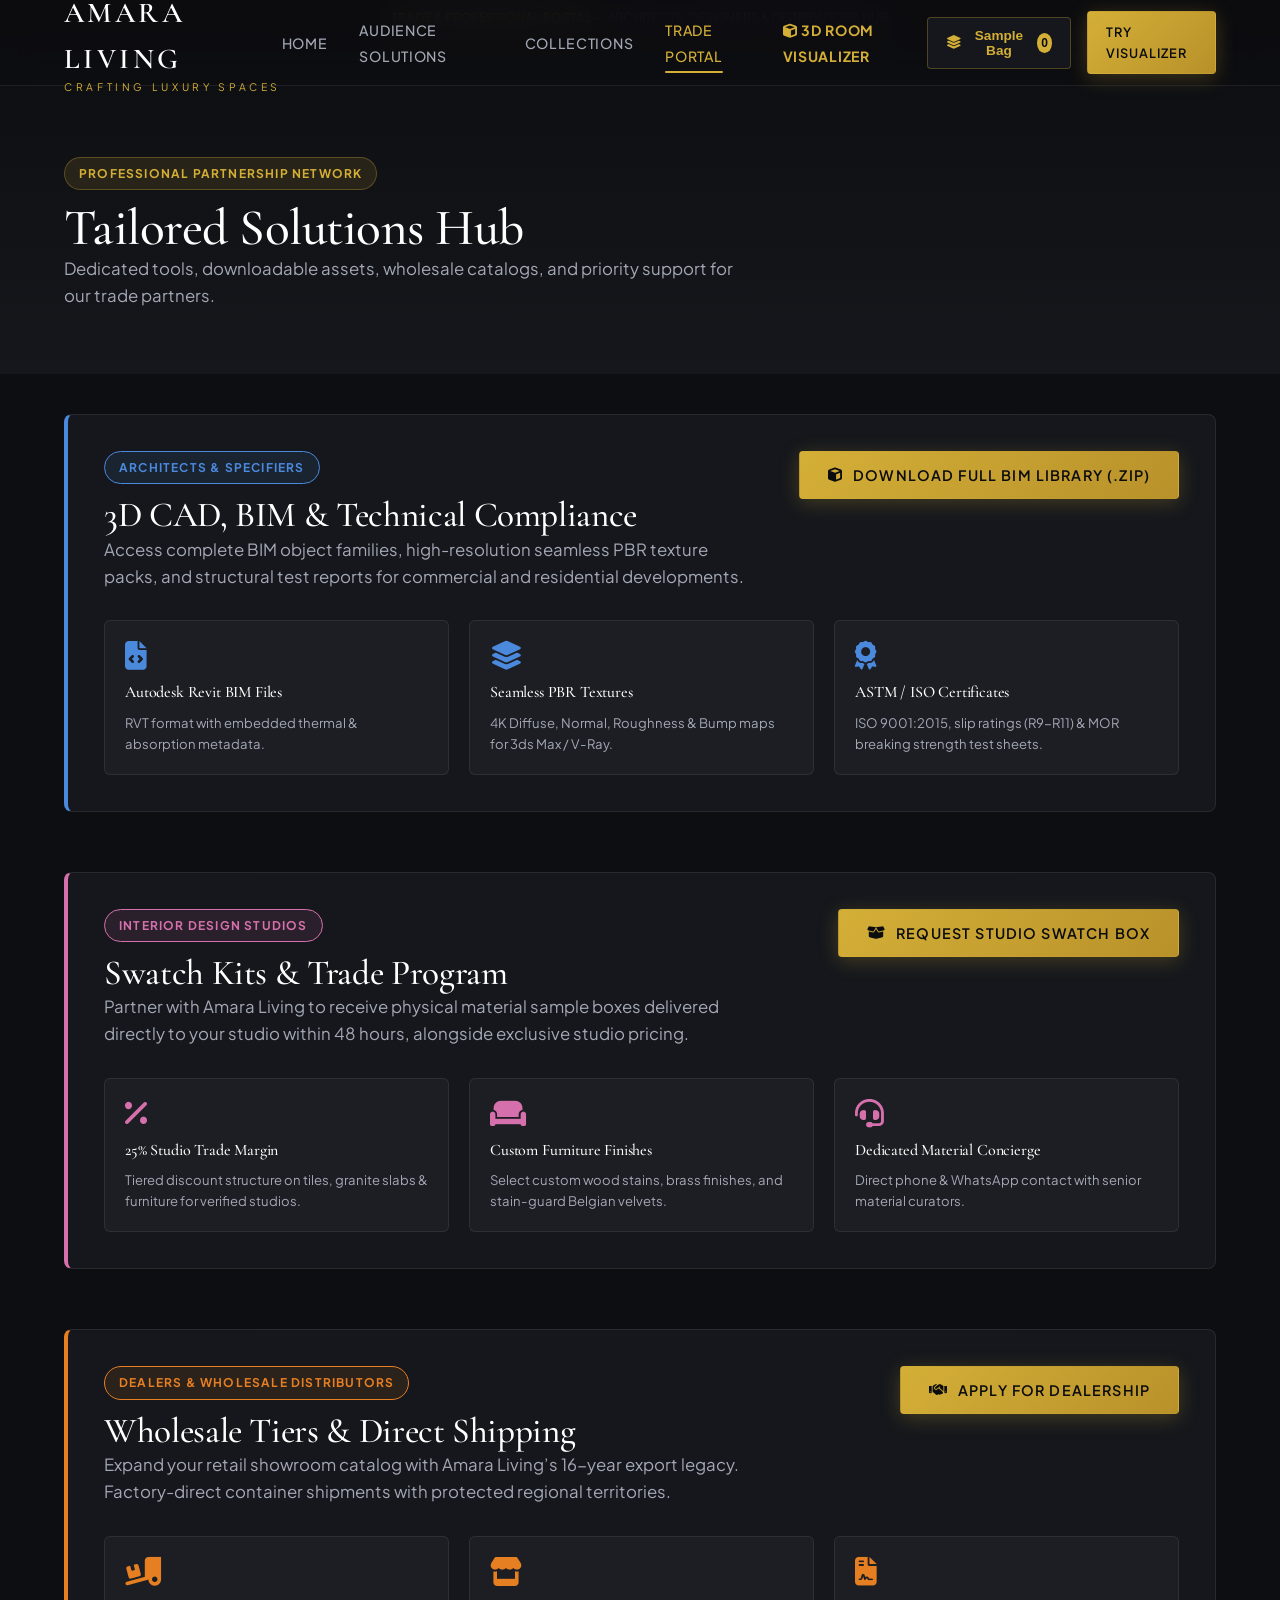
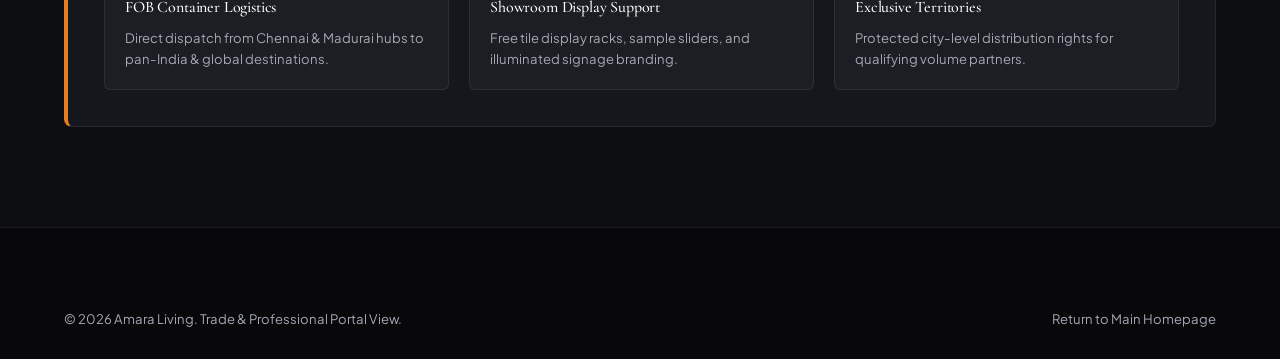
<file: trade-portal.html>
<!DOCTYPE html>
<html lang="en">
<head>
  <meta charset="UTF-8">
  <meta name="viewport" content="width=device-width, initial-scale=1.0">
  <title>B2B Trade & Professional Solutions Portal — Amara Living</title>
  <meta name="description" content="Dedicated trade hub for architects, interior designers, and distributors. Access wholesale catalogs, BIM CAD files, and request sample kits.">
  
  <link rel="stylesheet" href="https://cdnjs.cloudflare.com/ajax/libs/font-awesome/6.4.0/css/all.min.css">
  <link rel="stylesheet" href="styles.css">
</head>
<body>

  <!-- Announcement Strip -->
  <div style="background: #08080a; border-bottom: 1px solid var(--glass-border); padding: 8px 0; font-size: 0.78rem; text-align: center; color: var(--text-dark-secondary);">
    <span style="color: var(--accent-gold); font-weight: 700;">TRADE & PROFESSIONAL PORTAL</span> — ARCHITECTS, DESIGNERS & DISTRIBUTORS HUB
  </div>

  <!-- Site Header -->
  <header class="site-header">
    <div class="container nav-container">
      <a href="index.html" class="brand-logo">
        <span class="logo-main">AMARA LIVING</span>
        <span class="logo-sub">CRAFTING LUXURY SPACES</span>
      </a>

      <nav>
        <ul class="nav-links">
          <li><a href="index.html">Home</a></li>
          <li><a href="index.html#audience-matrix">Audience Solutions</a></li>
          <li><a href="catalog.html">Collections</a></li>
          <li><a href="trade-portal.html" class="active">Trade Portal</a></li>
          <li><a href="visualizer.html" style="color: var(--accent-gold); font-weight: 700;"><i class="fa-solid fa-cube"></i> 3D Room Visualizer</a></li>
        </ul>
      </nav>

      <div class="nav-actions">
        <button class="sample-bag-btn" onclick="openModal('sample-bag-modal')">
          <i class="fa-solid fa-layer-group"></i> <span>Sample Bag</span>
          <span class="sample-count">0</span>
        </button>
        <a href="visualizer.html" class="btn btn-gold" style="padding: 10px 18px; font-size: 0.8rem;">
          Try Visualizer
        </a>
        <button class="mobile-menu-btn" aria-label="Toggle navigation menu">
          <i class="fa-solid fa-bars"></i>
        </button>
      </div>
    </div>
  </header>

  <!-- Mobile Navigation Drawer -->
  <div class="mobile-nav-drawer" id="mobile-nav-drawer">
    <div class="mobile-nav-header">
      <a href="index.html" class="brand-logo">
        <span class="logo-main">AMARA LIVING</span>
        <span class="logo-sub">CRAFTING LUXURY SPACES</span>
      </a>
      <button class="modal-close" style="position: static;" onclick="closeMobileMenu()">&times;</button>
    </div>
    <ul class="mobile-nav-links">
      <li><a href="index.html"><i class="fa-solid fa-house"></i> Home</a></li>
      <li><a href="index.html#audience-matrix"><i class="fa-solid fa-users"></i> Audience Solutions</a></li>
      <li><a href="catalog.html"><i class="fa-solid fa-table-cells"></i> Collections & Specs</a></li>
      <li><a href="trade-portal.html" class="active"><i class="fa-solid fa-briefcase"></i> Trade Portal (B2B)</a></li>
      <li><a href="visualizer.html" style="color: var(--accent-gold);"><i class="fa-solid fa-cube"></i> 3D Room Visualizer</a></li>
      <li><a href="index.html#showrooms"><i class="fa-solid fa-location-dot"></i> Experience Centers</a></li>
    </ul>
    <div class="mobile-nav-actions">
      <a href="visualizer.html" class="btn btn-gold" style="width: 100%;">
        <i class="fa-solid fa-vr-cardboard"></i> Launch 3D Visualizer
      </a>
      <button class="btn btn-dark" style="width: 100%;" onclick="openModal('sample-bag-modal'); closeMobileMenu();">
        <i class="fa-solid fa-layer-group"></i> View Sample Bag (<span class="sample-count">0</span>)
      </button>
    </div>
  </div>

  <!-- HERO BANNER -->
  <section class="section-padding" style="background: linear-gradient(180deg, #0d0e11 0%, #15171c 100%); padding-top: 120px; padding-bottom: 40px;">
    <div class="container">
      <div class="section-header" style="text-align: left; margin: 0;">
        <span class="badge">PROFESSIONAL PARTNERSHIP NETWORK</span>
        <h1 style="font-size: clamp(2.2rem, 5vw, 3.2rem); color: #fff; margin-top: 10px;">Tailored Solutions Hub</h1>
        <p style="max-width: 680px; margin-bottom: 24px;">Dedicated tools, downloadable assets, wholesale catalogs, and priority support for our trade partners.</p>
      </div>
    </div>
  </section>

  <!-- MAIN TRADE PORTAL TABS & CONTENT -->
  <section class="section-padding" style="background: var(--bg-dark); padding-top: 40px;">
    <div class="container">
      
      <!-- 4 STAKEHOLDER SECTIONS -->
      <div style="display: flex; flex-direction: column; gap: 60px;">
        
        <!-- SECTION 1: ARCHITECTS -->
        <div class="persona-card" id="architect-section" style="border-left: 4px solid var(--persona-architect);">
          <div style="display: flex; justify-content: space-between; align-items: flex-start; flex-wrap: wrap; gap: 20px;">
            <div>
              <span class="badge" style="color: var(--persona-architect); border-color: var(--persona-architect); background: rgba(74, 137, 220, 0.1);">
                ARCHITECTS & SPECIFIERS
              </span>
              <h2 style="font-size: 2.2rem; color: #fff; margin-top: 10px;">3D CAD, BIM & Technical Compliance</h2>
              <p style="max-width: 650px;">Access complete BIM object families, high-resolution seamless PBR texture packs, and structural test reports for commercial and residential developments.</p>
            </div>
            <button class="btn btn-gold" onclick="alert('Downloading Full Architectural BIM Package (DWG, RVT, PAT)...')">
              <i class="fa-solid fa-cube"></i> Download Full BIM Library (.ZIP)
            </button>
          </div>

          <div class="trade-subgrid">
            <div style="background: rgba(255,255,255,0.03); padding: 20px; border-radius: 6px; border: 1px solid var(--glass-border);">
              <i class="fa-solid fa-file-code" style="font-size: 1.8rem; color: var(--persona-architect); margin-bottom: 10px;"></i>
              <h4 style="color: #fff; margin-bottom: 6px;">Autodesk Revit BIM Files</h4>
              <p style="font-size: 0.82rem;">RVT format with embedded thermal & absorption metadata.</p>
            </div>
            <div style="background: rgba(255,255,255,0.03); padding: 20px; border-radius: 6px; border: 1px solid var(--glass-border);">
              <i class="fa-solid fa-layer-group" style="font-size: 1.8rem; color: var(--persona-architect); margin-bottom: 10px;"></i>
              <h4 style="color: #fff; margin-bottom: 6px;">Seamless PBR Textures</h4>
              <p style="font-size: 0.82rem;">4K Diffuse, Normal, Roughness & Bump maps for 3ds Max / V-Ray.</p>
            </div>
            <div style="background: rgba(255,255,255,0.03); padding: 20px; border-radius: 6px; border: 1px solid var(--glass-border);">
              <i class="fa-solid fa-award" style="font-size: 1.8rem; color: var(--persona-architect); margin-bottom: 10px;"></i>
              <h4 style="color: #fff; margin-bottom: 6px;">ASTM / ISO Certificates</h4>
              <p style="font-size: 0.82rem;">ISO 9001:2015, slip ratings (R9-R11) & MOR breaking strength test sheets.</p>
            </div>
          </div>
        </div>

        <!-- SECTION 2: INTERIOR DESIGNERS -->
        <div class="persona-card" id="designer-section" style="border-left: 4px solid var(--persona-designer);">
          <div style="display: flex; justify-content: space-between; align-items: flex-start; flex-wrap: wrap; gap: 20px;">
            <div>
              <span class="badge" style="color: var(--persona-designer); border-color: var(--persona-designer); background: rgba(214, 112, 172, 0.1);">
                INTERIOR DESIGN STUDIOS
              </span>
              <h2 style="font-size: 2.2rem; color: #fff; margin-top: 10px;">Swatch Kits & Trade Program</h2>
              <p style="max-width: 650px;">Partner with Amara Living to receive physical material sample boxes delivered directly to your studio within 48 hours, alongside exclusive studio pricing.</p>
            </div>
            <button class="btn btn-gold" onclick="openModal('sample-bag-modal')">
              <i class="fa-solid fa-box-open"></i> Request Studio Swatch Box
            </button>
          </div>

          <div class="trade-subgrid">
            <div style="background: rgba(255,255,255,0.03); padding: 20px; border-radius: 6px; border: 1px solid var(--glass-border);">
              <i class="fa-solid fa-percentage" style="font-size: 1.8rem; color: var(--persona-designer); margin-bottom: 10px;"></i>
              <h4 style="color: #fff; margin-bottom: 6px;">25% Studio Trade Margin</h4>
              <p style="font-size: 0.82rem;">Tiered discount structure on tiles, granite slabs & furniture for verified studios.</p>
            </div>
            <div style="background: rgba(255,255,255,0.03); padding: 20px; border-radius: 6px; border: 1px solid var(--glass-border);">
              <i class="fa-solid fa-couch" style="font-size: 1.8rem; color: var(--persona-designer); margin-bottom: 10px;"></i>
              <h4 style="color: #fff; margin-bottom: 6px;">Custom Furniture Finishes</h4>
              <p style="font-size: 0.82rem;">Select custom wood stains, brass finishes, and stain-guard Belgian velvets.</p>
            </div>
            <div style="background: rgba(255,255,255,0.03); padding: 20px; border-radius: 6px; border: 1px solid var(--glass-border);">
              <i class="fa-solid fa-headset" style="font-size: 1.8rem; color: var(--persona-designer); margin-bottom: 10px;"></i>
              <h4 style="color: #fff; margin-bottom: 6px;">Dedicated Material Concierge</h4>
              <p style="font-size: 0.82rem;">Direct phone & WhatsApp contact with senior material curators.</p>
            </div>
          </div>
        </div>

        <!-- SECTION 3: DEALERS & DISTRIBUTORS -->
        <div class="persona-card" id="dealer-section" style="border-left: 4px solid var(--persona-dealer);">
          <div style="display: flex; justify-content: space-between; align-items: flex-start; flex-wrap: wrap; gap: 20px;">
            <div>
              <span class="badge" style="color: var(--persona-dealer); border-color: var(--persona-dealer); background: rgba(230, 126, 34, 0.1);">
                DEALERS & WHOLESALE DISTRIBUTORS
              </span>
              <h2 style="font-size: 2.2rem; color: #fff; margin-top: 10px;">Wholesale Tiers & Direct Shipping</h2>
              <p style="max-width: 650px;">Expand your retail showroom catalog with Amara Living’s 16-year export legacy. Factory-direct container shipments with protected regional territories.</p>
            </div>
            <button class="btn btn-gold" onclick="alert('Opening Wholesale Partnership Request Form...')">
              <i class="fa-solid fa-handshake"></i> Apply For Dealership
            </button>
          </div>

          <div class="trade-subgrid">
            <div style="background: rgba(255,255,255,0.03); padding: 20px; border-radius: 6px; border: 1px solid var(--glass-border);">
              <i class="fa-solid fa-truck-ramp-box" style="font-size: 1.8rem; color: var(--persona-dealer); margin-bottom: 10px;"></i>
              <h4 style="color: #fff; margin-bottom: 6px;">FOB Container Logistics</h4>
              <p style="font-size: 0.82rem;">Direct dispatch from Chennai & Madurai hubs to pan-India & global destinations.</p>
            </div>
            <div style="background: rgba(255,255,255,0.03); padding: 20px; border-radius: 6px; border: 1px solid var(--glass-border);">
              <i class="fa-solid fa-store" style="font-size: 1.8rem; color: var(--persona-dealer); margin-bottom: 10px;"></i>
              <h4 style="color: #fff; margin-bottom: 6px;">Showroom Display Support</h4>
              <p style="font-size: 0.82rem;">Free tile display racks, sample sliders, and illuminated signage branding.</p>
            </div>
            <div style="background: rgba(255,255,255,0.03); padding: 20px; border-radius: 6px; border: 1px solid var(--glass-border);">
              <i class="fa-solid fa-file-contract" style="font-size: 1.8rem; color: var(--persona-dealer); margin-bottom: 10px;"></i>
              <h4 style="color: #fff; margin-bottom: 6px;">Exclusive Territories</h4>
              <p style="font-size: 0.82rem;">Protected city-level distribution rights for qualifying volume partners.</p>
            </div>
          </div>
        </div>

      </div>
    </div>
  </section>

  <!-- FOOTER -->
  <footer class="site-footer">
    <div class="container">
      <div class="footer-bottom" style="border: none; padding: 0;">
        <span>&copy; 2026 Amara Living. Trade & Professional Portal View.</span>
        <a href="index.html">Return to Main Homepage</a>
      </div>
    </div>
  </footer>

  <div class="modal-overlay" id="sample-bag-modal">
    <div class="modal-container">
      <button class="modal-close" onclick="closeModal('sample-bag-modal')">&times;</button>
      <span class="badge" style="margin-bottom: 10px;">COMPLIMENTARY SPECIMEN BOX</span>
      <h2 style="font-size: 2rem; color: #fff; margin-bottom: 16px;">Your Sample Request Kit</h2>
      <div id="sample-bag-list"></div>
    </div>
  </div>

  <script src="app.js"></script>
</body>
</html>
</file>
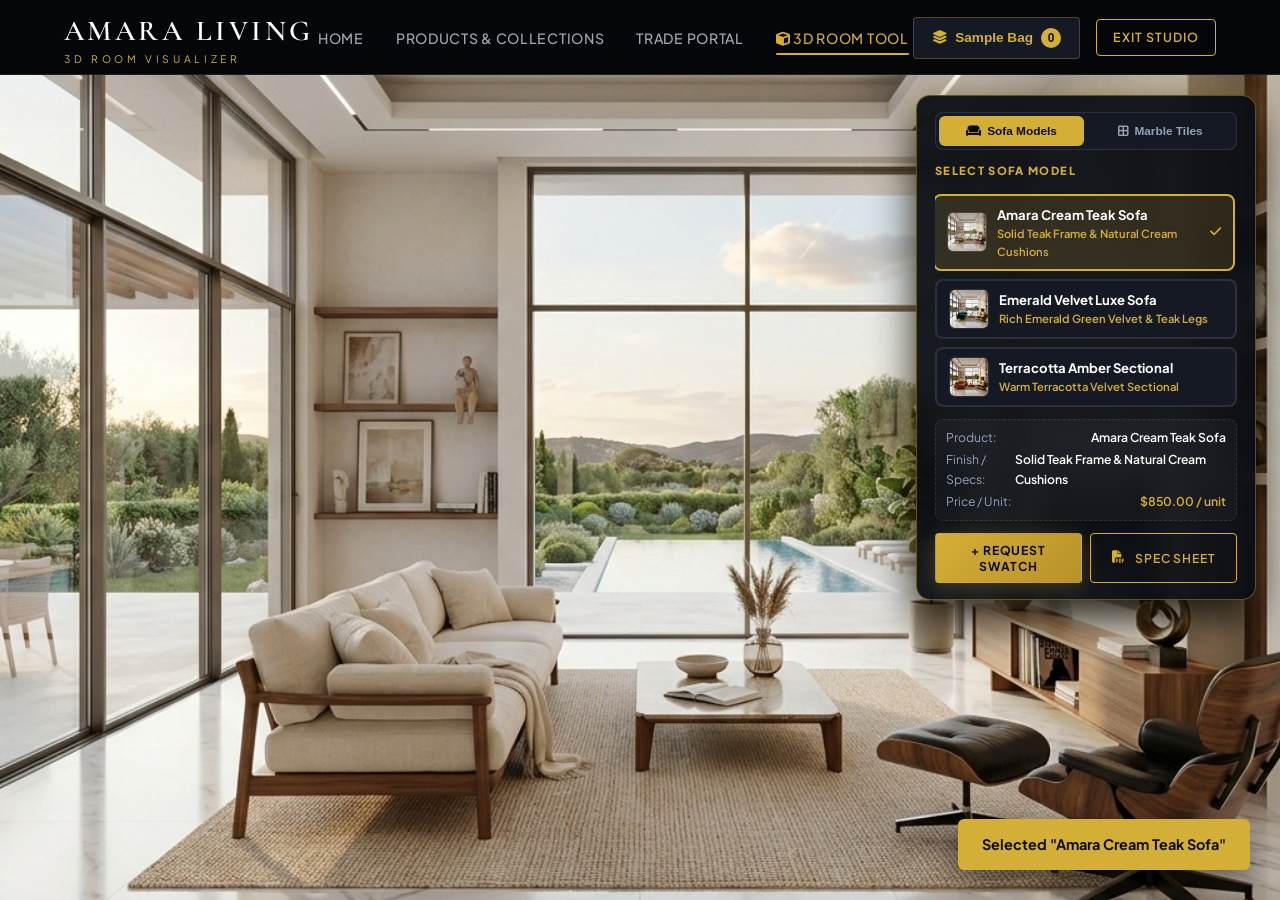
<file: visualizer.html>
<!DOCTYPE html>
<html lang="en">
<head>
  <meta charset="UTF-8">
  <meta name="viewport" content="width=device-width, initial-scale=1.0">
  <title>3D Room Visualizer — Amara Living</title>
  <meta name="description" content="Amara Living 3D Room Visualizer. Preview furniture models and luxury marble & porcelain floor tiles with 1-click HD photo switching.">
  
  <!-- FontAwesome & Master Stylesheet -->
  <link rel="stylesheet" href="https://cdnjs.cloudflare.com/ajax/libs/font-awesome/6.4.0/css/all.min.css">
  <link rel="stylesheet" href="styles.css">
  
  <style>
    :root {
      --bg-studio-dark: #050608;
      --bg-panel-dark: #0f121a;
      --bg-card-dark: #151924;
      --border-dark: rgba(255, 255, 255, 0.1);
      --border-gold: rgba(212, 175, 55, 0.4);
      --accent-gold: #d4af37;
      --accent-gold-hover: #e5be48;
      --text-main: #f8fafc;
      --text-muted: #94a3b8;
      --font-sans: 'Plus Jakarta Sans', system-ui, -apple-system, sans-serif;
    }

    body {
      background-color: var(--bg-studio-dark);
      color: var(--text-main);
      font-family: var(--font-sans);
      overflow: hidden;
    }

    /* FIX HEADER TOP STACKING */
    .site-header {
      position: fixed;
      top: 0;
      left: 0;
      width: 100%;
      height: 75px;
      z-index: 1000 !important;
      background: rgba(6, 7, 10, 0.95);
      border-bottom: 1px solid var(--border-dark);
    }

    /* FULLSTAGE WORKSPACE (100% SHARP ROOM PHOTO VIEW) */
    .visualizer-full-workspace {
      position: relative;
      width: 100vw;
      height: calc(100vh - 75px);
      margin-top: 75px;
      background: #040507;
      display: flex;
      align-items: center;
      justify-content: center;
      overflow: hidden;
      user-select: none;
    }

    /* 100% SHARP HD ROOM PHOTO (ZERO BLUR, ZERO OVERLAY MASKS) */
    .pure-room-hd-img {
      width: 100%;
      height: 100%;
      object-fit: cover;
      object-position: center;
      transition: opacity 0.3s ease;
      filter: none !important;
      backdrop-filter: none !important;
    }

    /* COMPACT TOP-RIGHT FLOATING CONTROL PANEL */
    .top-right-floating-control-bar {
      position: absolute;
      top: 20px;
      right: 24px;
      z-index: 100;
      background: rgba(10, 13, 20, 0.94);
      border: 1px solid var(--border-gold);
      border-radius: 14px;
      padding: 16px 18px;
      display: flex;
      flex-direction: column;
      gap: 12px;
      box-shadow: 0 20px 45px rgba(0, 0, 0, 0.85), 0 0 25px rgba(212, 175, 55, 0.25);
      backdrop-filter: blur(14px);
      width: 340px;
      transition: all 0.3s ease;
    }

    .panel-category-tabs {
      display: flex;
      background: var(--bg-card-dark);
      border: 1px solid var(--border-dark);
      border-radius: 8px;
      padding: 3px;
      gap: 4px;
    }

    .tab-btn {
      flex: 1;
      padding: 8px 6px;
      border-radius: 6px;
      font-size: 0.74rem;
      font-weight: 700;
      color: var(--text-muted);
      border: none;
      background: transparent;
      cursor: pointer;
      display: flex;
      align-items: center;
      justify-content: center;
      gap: 6px;
      transition: all 0.2s ease;
    }

    .tab-btn:hover, .tab-btn.active-tab {
      background: var(--accent-gold);
      color: #0b0c0e;
    }

    .control-section-label {
      font-size: 0.7rem;
      font-weight: 800;
      color: var(--accent-gold);
      letter-spacing: 0.12em;
      text-transform: uppercase;
      margin-bottom: 2px;
    }

    .options-vertical-list {
      display: flex;
      flex-direction: column;
      gap: 8px;
      max-height: 250px;
      overflow-y: auto;
    }

    .option-item-card {
      background: var(--bg-card-dark);
      border: 2px solid var(--border-dark);
      border-radius: 8px;
      padding: 8px 12px;
      cursor: pointer;
      display: flex;
      align-items: center;
      gap: 10px;
      transition: all 0.25s ease;
      position: relative;
    }

    .option-item-card:hover, .option-item-card.active {
      border-color: var(--accent-gold);
      background: rgba(212, 175, 55, 0.15);
      transform: translateX(-2px);
    }

    .option-item-card.active::after {
      content: '\f00c';
      font-family: 'Font Awesome 6 Free';
      font-weight: 900;
      color: var(--accent-gold);
      position: absolute;
      right: 12px;
      font-size: 0.8rem;
    }

    .option-thumb-img {
      width: 40px;
      height: 40px;
      object-fit: cover;
      border-radius: 6px;
      border: 1px solid var(--border-dark);
      flex-shrink: 0;
    }

    .option-card-title {
      font-size: 0.82rem;
      font-weight: 700;
      color: #ffffff;
    }

    .option-card-sub {
      font-size: 0.7rem;
      color: var(--accent-gold);
      font-weight: 600;
    }

    .spec-details-box {
      background: rgba(255, 255, 255, 0.03);
      border: 1px dashed var(--border-dark);
      border-radius: 8px;
      padding: 8px 10px;
      font-size: 0.76rem;
    }

    .spec-row {
      display: flex;
      justify-content: space-between;
      margin-bottom: 3px;
    }
    .spec-row:last-child { margin-bottom: 0; }
    .spec-key { color: var(--text-muted); }
    .spec-val { color: #fff; font-weight: 600; }

    .action-btn-group {
      display: flex;
      gap: 8px;
    }

    /* Mobile Drawer / Bottom Sheet & Responsive Workspace */
    .visualizer-drawer-handle,
    .visualizer-drawer-header {
      display: none;
    }

    @media (max-width: 768px) {
      .site-header {
        height: 70px;
      }
      .visualizer-full-workspace {
        height: calc(100vh - 70px);
        margin-top: 70px;
      }
      .top-right-floating-control-bar {
        position: fixed;
        bottom: 0;
        top: auto;
        left: 0;
        right: 0;
        width: 100%;
        max-height: 78vh;
        border-radius: 20px 20px 0 0;
        padding: 12px 18px 24px;
        background: rgba(10, 13, 20, 0.98);
        border: 1px solid var(--border-gold);
        border-bottom: none;
        box-shadow: 0 -10px 40px rgba(0, 0, 0, 0.95);
        transform: translateY(0);
        transition: transform 0.35s cubic-bezier(0.16, 1, 0.3, 1);
        z-index: 200;
      }

      .top-right-floating-control-bar.collapsed {
        transform: translateY(calc(100% - 52px));
      }

      .visualizer-drawer-handle {
        display: block;
        width: 44px;
        height: 5px;
        background: rgba(255, 255, 255, 0.35);
        border-radius: 10px;
        margin: 0 auto 8px;
        cursor: pointer;
      }

      .visualizer-drawer-header {
        display: flex;
        align-items: center;
        justify-content: space-between;
        margin-bottom: 8px;
        cursor: pointer;
        padding: 2px 0;
      }

      .visualizer-drawer-title {
        font-size: 0.82rem;
        font-weight: 700;
        color: var(--accent-gold);
        display: flex;
        align-items: center;
        gap: 8px;
        letter-spacing: 0.05em;
        text-transform: uppercase;
      }

      .visualizer-drawer-toggle-btn {
        background: rgba(255,255,255,0.08);
        border: 1px solid var(--border-gold);
        color: var(--accent-gold);
        font-size: 0.85rem;
        width: 28px;
        height: 28px;
        border-radius: 50%;
        display: flex;
        align-items: center;
        justify-content: center;
        cursor: pointer;
      }

      .options-vertical-list {
        max-height: 170px;
      }
    }
  </style>
</head>
<body>

  <!-- 1. HEADER (Logo, Nav, Sample Bag) -->
  <header class="site-header">
    <div class="container nav-container" style="height: 75px;">
      <a href="index.html" class="brand-logo">
        <span class="logo-main">AMARA LIVING</span>
        <span class="logo-sub">3D ROOM VISUALIZER</span>
      </a>

      <nav>
        <ul class="nav-links">
          <li><a href="index.html">Home</a></li>
          <li><a href="catalog.html">Products & Collections</a></li>
          <li><a href="trade-portal.html">Trade Portal</a></li>
          <li><a href="visualizer.html" class="active" style="color: var(--accent-gold);"><i class="fa-solid fa-cube"></i> 3D Room Tool</a></li>
        </ul>
      </nav>

      <div class="nav-actions">
        <button class="sample-bag-btn" onclick="openModal('sample-bag-modal')">
          <i class="fa-solid fa-layer-group"></i> <span>Sample Bag</span>
          <span class="sample-count">0</span>
        </button>
        <a href="index.html" class="btn btn-outline-gold" style="padding: 8px 16px; font-size: 0.78rem;">
          Exit Studio
        </a>
        <button class="mobile-menu-btn" aria-label="Toggle navigation menu">
          <i class="fa-solid fa-bars"></i>
        </button>
      </div>
    </div>
  </header>

  <!-- Mobile Navigation Drawer -->
  <div class="mobile-nav-drawer" id="mobile-nav-drawer">
    <div class="mobile-nav-header">
      <a href="index.html" class="brand-logo">
        <span class="logo-main">AMARA LIVING</span>
        <span class="logo-sub">CRAFTING LUXURY SPACES</span>
      </a>
      <button class="modal-close" style="position: static;" onclick="closeMobileMenu()">&times;</button>
    </div>
    <ul class="mobile-nav-links">
      <li><a href="index.html"><i class="fa-solid fa-house"></i> Home</a></li>
      <li><a href="index.html#audience-matrix"><i class="fa-solid fa-users"></i> Audience Solutions</a></li>
      <li><a href="catalog.html"><i class="fa-solid fa-table-cells"></i> Collections & Specs</a></li>
      <li><a href="trade-portal.html"><i class="fa-solid fa-briefcase"></i> Trade Portal (B2B)</a></li>
      <li><a href="visualizer.html" class="active" style="color: var(--accent-gold);"><i class="fa-solid fa-cube"></i> 3D Room Visualizer</a></li>
      <li><a href="index.html#showrooms"><i class="fa-solid fa-location-dot"></i> Experience Centers</a></li>
    </ul>
    <div class="mobile-nav-actions">
      <button class="btn btn-gold" style="width: 100%;" onclick="closeMobileMenu()">
        <i class="fa-solid fa-wand-magic-sparkles"></i> Continue Visualizing
      </button>
      <button class="btn btn-dark" style="width: 100%;" onclick="openModal('sample-bag-modal'); closeMobileMenu();">
        <i class="fa-solid fa-layer-group"></i> View Sample Bag (<span class="sample-count">0</span>)
      </button>
    </div>
  </div>

  <!-- 2. FULLSTAGE WORKSPACE (100% SHARP ROOM PHOTO) -->
  <div class="visualizer-full-workspace">
    
    <!-- 100% SHARP HD ROOM IMAGE -->
    <img src="images/sofa_cream_room.jpg" 
         id="main-room-photo" 
         class="pure-room-hd-img" 
         alt="Amara Living Luxury Room Setting">

    <!-- COMPACT FLOATING PANEL AT TOP-RIGHT (MOBILE BOTTOM-SHEET) -->
    <div class="top-right-floating-control-bar" id="visualizer-controls-panel">
      
      <!-- Mobile Drawer Drag Handle & Collapse Header -->
      <div class="visualizer-drawer-handle" onclick="toggleVisualizerDrawer()"></div>
      <div class="visualizer-drawer-header" onclick="toggleVisualizerDrawer()">
        <div class="visualizer-drawer-title">
          <i class="fa-solid fa-sliders"></i> Customize Room Elements
        </div>
        <button class="visualizer-drawer-toggle-btn" aria-label="Toggle Panel">
          <i class="fa-solid fa-chevron-down" id="drawer-toggle-icon"></i>
        </button>
      </div>

      <!-- CATEGORY TABS -->
      <div class="panel-category-tabs">
        <button class="tab-btn active-tab" id="tab-furniture" onclick="switchVisualizerTab('furniture')">
          <i class="fa-solid fa-couch"></i> Sofa Models
        </button>
        <button class="tab-btn" id="tab-tiles" onclick="switchVisualizerTab('tiles')">
          <i class="fa-solid fa-border-all"></i> Marble Tiles
        </button>
      </div>

      <div class="control-section-label" id="category-section-label">SELECT SOFA MODEL</div>

      <!-- OPTIONS LIST CONTAINER -->
      <div class="options-vertical-list" id="options-list-container">
        <!-- Rendered dynamically -->
      </div>

      <!-- ACTIVE SPECIFICATIONS SUMMARY -->
      <div class="spec-details-box">
        <div class="spec-row">
          <span class="spec-key">Product:</span>
          <span class="spec-val" id="active-item-name">Amara Cream Teak Sofa</span>
        </div>
        <div class="spec-row">
          <span class="spec-key">Finish / Specs:</span>
          <span class="spec-val" id="active-item-sub">Solid Teak & Cream Cushions</span>
        </div>
        <div class="spec-row">
          <span class="spec-key">Price / Unit:</span>
          <span class="spec-val" id="active-item-price" style="color: var(--accent-gold);">$850.00 / unit</span>
        </div>
      </div>

      <!-- ACTION BUTTONS -->
      <div class="action-btn-group">
        <button class="btn btn-gold" style="width: 100%; padding: 8px; font-size: 0.76rem; font-weight: 700;" onclick="addActiveItemToSampleBag()">
          + Request Swatch
        </button>
        <button class="btn btn-outline-gold" style="width: 100%; padding: 8px; font-size: 0.76rem;" onclick="exportItemSpecSheet()">
          <i class="fa-solid fa-file-pdf"></i> Spec Sheet
        </button>
      </div>

    </div>

  </div>

  <!-- Sample Kit Modal -->
  <div class="modal-overlay" id="sample-bag-modal">
    <div class="modal-container">
      <button class="modal-close" onclick="closeModal('sample-bag-modal')">&times;</button>
      <span class="badge" style="margin-bottom: 10px;">COMPLIMENTARY SPECIMEN BOX</span>
      <h2 style="font-size: 2rem; color: #fff; margin-bottom: 16px;">Your Sample Request Kit</h2>
      <div id="sample-bag-list"></div>
    </div>
  </div>

  <script src="app.js"></script>
  <script>
    /* ==========================================================================
       PURE ROOM PHOTO VISUALIZER ENGINE (SOFAS & MARBLE TILES)
       ========================================================================== */

    const VISUALIZER_DATA = {
      furniture: [
        {
          id: 'sofa-cream',
          title: 'Amara Cream Teak Sofa',
          sub: 'Solid Teak Frame & Natural Cream Cushions',
          price: '$850.00 / unit',
          thumb: 'images/sofa_cream_room.jpg',
          roomImg: 'images/sofa_cream_room.jpg'
        },
        {
          id: 'sofa-emerald',
          title: 'Emerald Velvet Luxe Sofa',
          sub: 'Rich Emerald Green Velvet & Teak Legs',
          price: '$920.00 / unit',
          thumb: 'images/sofa_emerald_room.jpg',
          roomImg: 'images/sofa_emerald_room.jpg'
        },
        {
          id: 'sofa-terracotta',
          title: 'Terracotta Amber Sectional',
          sub: 'Warm Terracotta Velvet Sectional',
          price: '$980.00 / unit',
          thumb: 'images/sofa_terracotta_room.jpg',
          roomImg: 'images/sofa_terracotta_room.jpg'
        }
      ],
      tiles: [
        {
          id: 'tile-01',
          title: 'Original Calacatta White Marble',
          sub: 'High-Gloss White Marble Tile (800x1600mm)',
          price: '$12.50 / sq.ft',
          thumb: 'images/sofa_emerald_room.jpg',
          roomImg: 'images/sofa_emerald_room.jpg'
        },
        {
          id: 'tile-02',
          title: 'Calacatta Gold Veined Marble',
          sub: 'Warm Gold Calcite Onyx Tile (1200x2400mm)',
          price: '$14.80 / sq.ft',
          thumb: 'images/tile_gold_marble_room.jpg',
          roomImg: 'images/tile_gold_marble_room.jpg'
        },
        {
          id: 'tile-03',
          title: 'Pietra Grey Basalt Slate',
          sub: 'Honed Charcoal Slate Tile (600x1200mm)',
          price: '$11.80 / sq.ft',
          thumb: 'images/tile_grey_slate_room.jpg',
          roomImg: 'images/tile_grey_slate_room.jpg'
        },
        {
          id: 'tile-04',
          title: 'Royal Amber Cream Onyx',
          sub: 'Warm Amber Mirror Marble Tile (800x1600mm)',
          price: '$15.20 / sq.ft',
          thumb: 'images/tile_amber_onyx_room.jpg',
          roomImg: 'images/tile_amber_onyx_room.jpg'
        }
      ]
    };

    let activeTabKey = 'furniture';
    let activeItem = VISUALIZER_DATA.furniture[0];

    document.addEventListener('DOMContentLoaded', () => {
      renderOptionsList();
      selectOption(activeItem.id);
    });

    function switchVisualizerTab(tabKey) {
      activeTabKey = tabKey;
      document.querySelectorAll('.tab-btn').forEach(b => b.classList.remove('active-tab'));
      const activeTabBtn = document.getElementById(`tab-${tabKey}`);
      if (activeTabBtn) activeTabBtn.classList.add('active-tab');

      document.getElementById('category-section-label').textContent = tabKey === 'furniture' ? 'SELECT SOFA MODEL' : 'SELECT MARBLE TILE FINISH';

      renderOptionsList();

      const items = VISUALIZER_DATA[tabKey];
      if (items.length > 0) {
        selectOption(items[0].id);
      }
    }

    function renderOptionsList() {
      const container = document.getElementById('options-list-container');
      const items = VISUALIZER_DATA[activeTabKey];

      container.innerHTML = items.map(item => `
        <div class="option-item-card ${item.id === activeItem.id ? 'active' : ''}"
             id="card-${item.id}"
             onclick="selectOption('${item.id}')">
          <img src="${item.thumb}" class="option-thumb-img" alt="${item.title}">
          <div>
            <div class="option-card-title">${item.title}</div>
            <div class="option-card-sub">${item.sub}</div>
          </div>
        </div>
      `).join('');
    }

    function selectOption(itemId) {
      const items = VISUALIZER_DATA[activeTabKey];
      const item = items.find(i => i.id === itemId) || VISUALIZER_DATA.furniture.find(i => i.id === itemId) || VISUALIZER_DATA.tiles.find(i => i.id === itemId);
      if (!item) return;

      activeItem = item;

      document.querySelectorAll('.option-item-card').forEach(c => c.classList.remove('active'));
      const card = document.getElementById(`card-${itemId}`);
      if (card) card.classList.add('active');

      // Update Main Room Photo (Pure Sharp 1-Click Transition)
      const mainPhoto = document.getElementById('main-room-photo');
      if (mainPhoto) {
        mainPhoto.style.opacity = '0.35';
        setTimeout(() => {
          mainPhoto.src = item.roomImg;
          mainPhoto.style.opacity = '1';
        }, 150);
      }

      // Update Spec Details
      document.getElementById('active-item-name').textContent = item.title;
      document.getElementById('active-item-sub').textContent = item.sub;
      document.getElementById('active-item-price').textContent = item.price;

      showToast(`Selected "${item.title}"`);
    }

    function addActiveItemToSampleBag() {
      if (typeof addToSampleBag === 'function') {
        addToSampleBag(activeItem.id);
      } else {
        showToast(`Added ${activeItem.title} Swatch to Sample Kit!`);
      }
    }

    function exportItemSpecSheet() {
      const specText = `=================================================\nAMARA LIVING — SPECIFICATION SHEET\n=================================================\n\nProduct Name: ${activeItem.title}\nCategory: ${activeTabKey.toUpperCase()}\nFinish & Texture: ${activeItem.sub}\nUnit Price: ${activeItem.price}\n\nGenerated via Amara Living Visualizer.\n=================================================`;
      
      const blob = new Blob([specText], { type: 'text/plain' });
      const a = document.createElement('a');
      a.href = URL.createObjectURL(blob);
      a.download = `Amara_Living_${activeItem.id}_Spec.txt`;
      a.click();
      showToast('Spec sheet downloaded!');
    }

    function toggleVisualizerDrawer() {
      const panel = document.getElementById('visualizer-controls-panel');
      if (panel) {
        panel.classList.toggle('collapsed');
        const icon = document.getElementById('drawer-toggle-icon');
        if (icon) {
          icon.className = panel.classList.contains('collapsed') 
            ? 'fa-solid fa-chevron-up' 
            : 'fa-solid fa-chevron-down';
        }
      }
    }
  </script>
</body>
</html>
</file>
<file: styles.css>
/* ==========================================================================
   Amara Living — Luxury Design System & Master Stylesheet
   Brand Aesthetics: Luxury Obsidian, Champagne Gold, Pearl Alabaster
   ========================================================================== */

@import url('https://fonts.googleapis.com/css2?family=Cormorant+Garamond:ital,wght@0,400;0,500;0,600;0,700;1,400&family=Plus+Jakarta+Sans:wght@300;400;500;600;700&display=swap');

:root {
  /* Color Palette */
  --bg-dark: #0d0e11;
  --bg-card-dark: #15171c;
  --bg-card-dark-hover: #1c1f26;
  --bg-light: #faf8f5;
  --bg-light-alt: #f3eee6;
  
  --text-dark-primary: #f5f3ef;
  --text-dark-secondary: #a3a8b5;
  --text-light-primary: #121316;
  --text-light-secondary: #5e6473;
  
  --accent-gold: #d4af37;
  --accent-gold-hover: #e5be48;
  --accent-gold-light: rgba(212, 175, 55, 0.12);
  --accent-gold-border: rgba(212, 175, 55, 0.3);
  
  --accent-emerald: #1b382b;
  --accent-slate: #242933;
  
  /* Persona Themes */
  --persona-architect: #4a89dc;
  --persona-designer: #d670ac;
  --persona-dealer: #e67e22;
  --persona-homeowner: #2ecc71;

  /* Typography */
  --font-serif: 'Cormorant Garamond', Georgia, serif;
  --font-sans: 'Plus Jakarta Sans', -apple-system, BlinkMacSystemFont, sans-serif;
  
  /* Shadows & Blur */
  --shadow-sm: 0 4px 12px rgba(0,0,0,0.15);
  --shadow-lg: 0 20px 40px rgba(0,0,0,0.35);
  --shadow-gold: 0 10px 30px rgba(212, 175, 55, 0.2);
  --glass-bg: rgba(21, 23, 28, 0.75);
  --glass-border: rgba(255, 255, 255, 0.08);

  /* Transitions */
  --transition-fast: 0.2s cubic-bezier(0.4, 0, 0.2, 1);
  --transition-smooth: 0.4s cubic-bezier(0.16, 1, 0.3, 1);
}

/* Reset & Base Setup */
*, *::before, *::after {
  box-sizing: border-box;
  margin: 0;
  padding: 0;
}

html {
  scroll-behavior: smooth;
  font-size: 16px;
}

body {
  font-family: var(--font-sans);
  background-color: var(--bg-dark);
  color: var(--text-dark-primary);
  line-height: 1.6;
  overflow-x: hidden;
  -webkit-font-smoothing: antialiased;
}

/* Typography Hierarchy */
h1, h2, h3, h4, .font-serif {
  font-family: var(--font-serif);
  font-weight: 500;
  letter-spacing: -0.01em;
}

h1 {
  font-size: clamp(2.5rem, 5vw, 4.5rem);
  line-height: 1.1;
}

h2 {
  font-size: clamp(2rem, 3.5vw, 3.2rem);
  line-height: 1.2;
}

h3 {
  font-size: clamp(1.4rem, 2vw, 2rem);
}

p {
  color: var(--text-dark-secondary);
  font-size: 1.05rem;
}

a {
  color: inherit;
  text-decoration: none;
  transition: var(--transition-fast);
}

/* Utility Containers */
.container {
  width: 90%;
  max-width: 1320px;
  margin: 0 auto;
}

.section-padding {
  padding: 100px 0;
}

/* Buttons & Badges */
.btn {
  display: inline-flex;
  align-items: center;
  justify-content: center;
  gap: 10px;
  padding: 14px 28px;
  font-family: var(--font-sans);
  font-size: 0.9rem;
  font-weight: 600;
  letter-spacing: 0.08em;
  text-transform: uppercase;
  border-radius: 4px;
  cursor: pointer;
  transition: var(--transition-smooth);
  border: 1px solid transparent;
}

.btn-gold {
  background: linear-gradient(135deg, #d4af37 0%, #b8912a 100%);
  color: #0b0c0e;
  box-shadow: 0 4px 20px rgba(212, 175, 55, 0.25);
}

.btn-gold:hover {
  background: linear-gradient(135deg, #e5be48 0%, #c59b27 100%);
  transform: translateY(-2px);
  box-shadow: 0 8px 25px rgba(212, 175, 55, 0.4);
}

.btn-outline-gold {
  border-color: var(--accent-gold);
  color: var(--accent-gold);
  background: transparent;
}

.btn-outline-gold:hover {
  background: var(--accent-gold-light);
  transform: translateY(-2px);
}

.btn-dark {
  background: var(--bg-card-dark);
  border: 1px solid var(--glass-border);
  color: var(--text-dark-primary);
}

.btn-dark:hover {
  border-color: var(--accent-gold);
  color: var(--accent-gold);
}

.badge {
  display: inline-block;
  padding: 6px 14px;
  font-size: 0.75rem;
  font-weight: 700;
  letter-spacing: 0.1em;
  text-transform: uppercase;
  border-radius: 50px;
  background: var(--accent-gold-light);
  color: var(--accent-gold);
  border: 1px solid var(--accent-gold-border);
}

/* Header & Navigation Bar */
.site-header {
  position: fixed;
  top: 0;
  left: 0;
  width: 100%;
  z-index: 1000;
  background: rgba(13, 14, 17, 0.85);
  backdrop-filter: blur(16px);
  border-bottom: 1px solid var(--glass-border);
  transition: var(--transition-fast);
}

.nav-container {
  display: flex;
  align-items: center;
  justify-content: space-between;
  height: 85px;
}

.brand-logo {
  display: flex;
  flex-direction: column;
  align-items: flex-start;
}

.brand-logo .logo-main {
  font-family: var(--font-serif);
  font-size: 1.8rem;
  font-weight: 600;
  letter-spacing: 0.12em;
  color: #fff;
  text-transform: uppercase;
}

.brand-logo .logo-sub {
  font-size: 0.65rem;
  letter-spacing: 0.35em;
  color: var(--accent-gold);
  text-transform: uppercase;
  margin-top: -3px;
}

.nav-links {
  display: flex;
  align-items: center;
  gap: 32px;
  list-style: none;
}

.nav-links a {
  font-size: 0.88rem;
  font-weight: 500;
  letter-spacing: 0.05em;
  text-transform: uppercase;
  color: var(--text-dark-secondary);
  position: relative;
  padding: 8px 0;
}

.nav-links a:hover,
.nav-links a.active {
  color: var(--accent-gold);
}

.nav-links a.active::after {
  content: '';
  position: absolute;
  bottom: 0;
  left: 0;
  width: 100%;
  height: 2px;
  background: var(--accent-gold);
  border-radius: 2px;
}

.nav-actions {
  display: flex;
  align-items: center;
  gap: 16px;
}

.sample-bag-btn {
  position: relative;
  background: var(--bg-card-dark);
  border: 1px solid var(--accent-gold-border);
  color: var(--accent-gold);
  padding: 10px 18px;
  border-radius: 4px;
  font-size: 0.85rem;
  font-weight: 600;
  cursor: pointer;
  display: flex;
  align-items: center;
  gap: 8px;
  transition: var(--transition-fast);
}

.sample-bag-btn:hover {
  background: var(--accent-gold);
  color: #0b0c0e;
}

.sample-count {
  background: var(--accent-gold);
  color: #0b0c0e;
  font-size: 0.75rem;
  font-weight: 700;
  width: 20px;
  height: 20px;
  border-radius: 50%;
  display: flex;
  align-items: center;
  justify-content: center;
}

.sample-bag-btn:hover .sample-count {
  background: #0b0c0e;
  color: var(--accent-gold);
}

/* AUDIENCE SWITCHER STRIP (Hero Core Feature) */
.persona-strip-container {
  background: linear-gradient(180deg, rgba(21, 23, 28, 0.9) 0%, rgba(13, 14, 17, 1) 100%);
  border-bottom: 1px solid var(--glass-border);
  padding: 20px 0;
}

.persona-strip-title {
  text-align: center;
  font-size: 0.8rem;
  letter-spacing: 0.2em;
  text-transform: uppercase;
  color: var(--accent-gold);
  margin-bottom: 16px;
  font-weight: 600;
}

.persona-tabs {
  display: grid;
  grid-template-columns: repeat(4, 1fr);
  gap: 16px;
}

.persona-tab {
  background: var(--bg-card-dark);
  border: 1px solid var(--glass-border);
  padding: 16px 20px;
  border-radius: 6px;
  cursor: pointer;
  display: flex;
  align-items: center;
  gap: 14px;
  transition: var(--transition-smooth);
  text-align: left;
}

.persona-tab:hover {
  border-color: rgba(212, 175, 55, 0.4);
  transform: translateY(-2px);
  background: var(--bg-card-dark-hover);
}

.persona-tab.active {
  border-color: var(--accent-gold);
  background: rgba(212, 175, 55, 0.08);
  box-shadow: 0 4px 20px rgba(0,0,0,0.3);
}

.persona-tab-icon {
  width: 42px;
  height: 42px;
  border-radius: 6px;
  background: rgba(255,255,255,0.05);
  display: flex;
  align-items: center;
  justify-content: center;
  font-size: 1.3rem;
  color: var(--accent-gold);
  flex-shrink: 0;
}

.persona-tab.active .persona-tab-icon {
  background: var(--accent-gold);
  color: #0b0c0e;
}

.persona-tab-info h4 {
  font-family: var(--font-sans);
  font-size: 0.95rem;
  font-weight: 600;
  color: var(--text-dark-primary);
}

.persona-tab-info p {
  font-size: 0.78rem;
  color: var(--text-dark-secondary);
  line-height: 1.3;
}

/* HERO SECTION */
.hero-section {
  position: relative;
  min-height: 85vh;
  display: flex;
  align-items: center;
  padding-top: 100px;
  overflow: hidden;
  background: radial-gradient(circle at 70% 30%, rgba(212, 175, 55, 0.08) 0%, transparent 60%);
}

.hero-content-grid {
  display: grid;
  grid-template-columns: 1.1fr 0.9fr;
  gap: 50px;
  align-items: center;
}

.hero-tag {
  display: inline-flex;
  align-items: center;
  gap: 8px;
  margin-bottom: 20px;
}

.hero-title {
  margin-bottom: 24px;
}

.hero-title span {
  color: var(--accent-gold);
  font-style: italic;
}

.hero-description {
  font-size: 1.2rem;
  margin-bottom: 36px;
  max-width: 540px;
}

.hero-actions {
  display: flex;
  gap: 16px;
  flex-wrap: wrap;
}

/* Dynamic Persona Context Box */
.persona-context-card {
  background: var(--glass-bg);
  border: 1px solid var(--glass-border);
  border-left: 4px solid var(--accent-gold);
  padding: 32px;
  border-radius: 8px;
  box-shadow: var(--shadow-lg);
  backdrop-filter: blur(12px);
  position: relative;
}

.persona-context-card::before {
  content: 'TAILORED EXPERIENCE';
  position: absolute;
  top: -10px;
  right: 24px;
  background: var(--accent-gold);
  color: #0b0c0e;
  font-size: 0.65rem;
  font-weight: 800;
  letter-spacing: 0.15em;
  padding: 3px 10px;
  border-radius: 3px;
}

.persona-context-card h3 {
  font-size: 1.6rem;
  color: var(--accent-gold);
  margin-bottom: 12px;
}

.persona-features-list {
  list-style: none;
  margin: 20px 0;
  display: flex;
  flex-direction: column;
  gap: 12px;
}

.persona-features-list li {
  display: flex;
  align-items: flex-start;
  gap: 10px;
  font-size: 0.92rem;
  color: var(--text-dark-primary);
}

.persona-features-list li i {
  color: var(--accent-gold);
  margin-top: 3px;
}

/* SECTION: PRODUCT COLLECTIONS */
.section-header {
  text-align: center;
  max-width: 750px;
  margin: 0 auto 60px;
}

.section-header h2 {
  margin-top: 12px;
  margin-bottom: 16px;
}

.category-grid {
  display: grid;
  grid-template-columns: repeat(3, 1fr);
  gap: 30px;
}

.category-card {
  position: relative;
  height: 480px;
  border-radius: 8px;
  overflow: hidden;
  border: 1px solid var(--glass-border);
  cursor: pointer;
  group: true;
}

.category-card-bg {
  position: absolute;
  inset: 0;
  background-size: cover;
  background-position: center;
  transition: transform 0.8s cubic-bezier(0.16, 1, 0.3, 1);
}

.category-card:hover .category-card-bg {
  transform: scale(1.08);
}

.category-card-overlay {
  position: absolute;
  inset: 0;
  background: linear-gradient(180deg, rgba(0,0,0,0.1) 0%, rgba(13,14,17,0.95) 85%);
  display: flex;
  flex-direction: column;
  justify-content: flex-end;
  padding: 36px;
  transition: var(--transition-smooth);
}

.category-card-meta {
  font-size: 0.75rem;
  letter-spacing: 0.15em;
  text-transform: uppercase;
  color: var(--accent-gold);
  margin-bottom: 8px;
  font-weight: 600;
}

.category-card-title {
  font-size: 2rem;
  color: #fff;
  margin-bottom: 12px;
}

.category-card-desc {
  font-size: 0.9rem;
  color: rgba(255,255,255,0.7);
  margin-bottom: 24px;
}

.category-card-footer {
  display: flex;
  align-items: center;
  justify-content: space-between;
  border-top: 1px solid rgba(255,255,255,0.15);
  padding-top: 16px;
}

.category-card-link {
  font-size: 0.85rem;
  font-weight: 600;
  letter-spacing: 0.08em;
  text-transform: uppercase;
  color: var(--accent-gold);
  display: flex;
  align-items: center;
  gap: 8px;
}

/* SECTION: FEATURED PRODUCTS CATALOG */
.catalog-controls {
  display: flex;
  justify-content: space-between;
  align-items: center;
  margin-bottom: 40px;
  flex-wrap: wrap;
  gap: 20px;
}

.filter-pills {
  display: flex;
  gap: 10px;
  flex-wrap: wrap;
}

.filter-btn {
  padding: 10px 20px;
  font-size: 0.82rem;
  font-weight: 600;
  letter-spacing: 0.05em;
  text-transform: uppercase;
  border-radius: 4px;
  background: var(--bg-card-dark);
  border: 1px solid var(--glass-border);
  color: var(--text-dark-secondary);
  cursor: pointer;
  transition: var(--transition-fast);
}

.filter-btn:hover,
.filter-btn.active {
  border-color: var(--accent-gold);
  color: var(--accent-gold);
  background: var(--accent-gold-light);
}

.product-grid {
  display: grid;
  grid-template-columns: repeat(3, 1fr);
  gap: 30px;
}

.product-card {
  background: var(--bg-card-dark);
  border: 1px solid var(--glass-border);
  border-radius: 8px;
  overflow: hidden;
  transition: var(--transition-smooth);
  display: flex;
  flex-direction: column;
}

.product-card:hover {
  transform: translateY(-6px);
  border-color: rgba(212, 175, 55, 0.4);
  box-shadow: var(--shadow-lg);
}

.product-img-wrapper {
  position: relative;
  height: 280px;
  overflow: hidden;
  background: #1c1e24;
}

.product-img {
  width: 100%;
  height: 100%;
  object-fit: cover;
  transition: transform 0.6s ease;
}

.product-card:hover .product-img {
  transform: scale(1.05);
}

.product-badge-tag {
  position: absolute;
  top: 14px;
  left: 14px;
}

.product-actions-overlay {
  position: absolute;
  bottom: 14px;
  right: 14px;
  display: flex;
  gap: 8px;
}

.icon-btn {
  width: 38px;
  height: 38px;
  border-radius: 50%;
  background: rgba(13, 14, 17, 0.8);
  backdrop-filter: blur(8px);
  border: 1px solid var(--glass-border);
  color: #fff;
  display: flex;
  align-items: center;
  justify-content: center;
  cursor: pointer;
  transition: var(--transition-fast);
}

.icon-btn:hover {
  background: var(--accent-gold);
  color: #0b0c0e;
  border-color: var(--accent-gold);
}

.product-info {
  padding: 24px;
  display: flex;
  flex-direction: column;
  flex-grow: 1;
}

.product-category {
  font-size: 0.72rem;
  letter-spacing: 0.12em;
  text-transform: uppercase;
  color: var(--accent-gold);
  margin-bottom: 6px;
}

.product-title {
  font-size: 1.4rem;
  color: var(--text-dark-primary);
  margin-bottom: 10px;
}

.product-spec-row {
  display: grid;
  grid-template-columns: repeat(2, 1fr);
  gap: 10px;
  padding: 12px 0;
  border-top: 1px solid rgba(255,255,255,0.06);
  border-bottom: 1px solid rgba(255,255,255,0.06);
  margin-bottom: 16px;
  font-size: 0.82rem;
}

.spec-item {
  display: flex;
  flex-direction: column;
}

.spec-label {
  color: var(--text-dark-secondary);
  font-size: 0.72rem;
  text-transform: uppercase;
}

.spec-value {
  color: var(--text-dark-primary);
  font-weight: 600;
}

.product-card-footer {
  margin-top: auto;
  display: flex;
  align-items: center;
  justify-content: space-between;
  gap: 10px;
}

/* AUDIENCE PERSONA MATRIX SECTION */
.matrix-section {
  background: linear-gradient(180deg, #0d0e11 0%, #14161b 100%);
  border-top: 1px solid var(--glass-border);
  border-bottom: 1px solid var(--glass-border);
}

.persona-grid {
  display: grid;
  grid-template-columns: repeat(2, 1fr);
  gap: 30px;
}

.persona-card {
  background: var(--bg-card-dark);
  border: 1px solid var(--glass-border);
  border-radius: 8px;
  padding: 36px;
  position: relative;
  transition: var(--transition-smooth);
}

.persona-card:hover {
  border-color: var(--accent-gold);
  box-shadow: var(--shadow-lg);
}

.persona-card-header {
  display: flex;
  align-items: center;
  gap: 16px;
  margin-bottom: 20px;
}

.persona-icon-large {
  width: 54px;
  height: 54px;
  border-radius: 8px;
  background: var(--accent-gold-light);
  border: 1px solid var(--accent-gold-border);
  color: var(--accent-gold);
  display: flex;
  align-items: center;
  justify-content: center;
  font-size: 1.6rem;
}

.persona-card-header h3 {
  font-size: 1.8rem;
  color: #fff;
}

.persona-card-header p {
  font-size: 0.88rem;
  color: var(--accent-gold);
}

.persona-bullets {
  list-style: none;
  margin: 20px 0 28px;
  display: flex;
  flex-direction: column;
  gap: 10px;
}

.persona-bullets li {
  font-size: 0.95rem;
  color: var(--text-dark-secondary);
  display: flex;
  align-items: center;
  gap: 10px;
}

.persona-bullets li i {
  color: var(--accent-gold);
  font-size: 0.8rem;
}

/* SHOWROOMS & EXPERIENCE CENTERS */
.experience-grid {
  display: grid;
  grid-template-columns: 1fr 1fr;
  gap: 40px;
  align-items: center;
}

.experience-card {
  background: var(--bg-card-dark);
  border: 1px solid var(--glass-border);
  border-radius: 8px;
  padding: 36px;
}

.experience-location {
  display: flex;
  align-items: flex-start;
  gap: 16px;
  margin-bottom: 24px;
}

.location-icon {
  font-size: 1.5rem;
  color: var(--accent-gold);
  margin-top: 4px;
}

/* MODAL WINDOWS */
.modal-overlay {
  position: fixed;
  inset: 0;
  background: rgba(0,0,0,0.85);
  backdrop-filter: blur(12px);
  z-index: 2000;
  display: flex;
  align-items: center;
  justify-content: center;
  opacity: 0;
  pointer-events: none;
  transition: opacity 0.3s ease;
}

.modal-overlay.active {
  opacity: 1;
  pointer-events: all;
}

.modal-container {
  background: var(--bg-card-dark);
  border: 1px solid var(--glass-border);
  width: 90%;
  max-width: 850px;
  max-height: 90vh;
  overflow-y: auto;
  border-radius: 10px;
  padding: 40px;
  position: relative;
  box-shadow: var(--shadow-lg);
}

.product-modal-grid {
  display: grid;
  grid-template-columns: 1fr 1.2fr;
  gap: 30px;
  align-items: flex-start;
}

.modal-form-grid {
  display: grid;
  grid-template-columns: 1fr 1fr;
  gap: 14px;
  margin-bottom: 14px;
}

.modal-container input,
.modal-container select,
.modal-container textarea {
  width: 100%;
  font-family: inherit;
  font-size: 0.9rem;
}

@media (max-width: 768px) {
  .product-modal-grid {
    grid-template-columns: 1fr;
    gap: 20px;
  }
  .modal-form-grid {
    grid-template-columns: 1fr;
    gap: 10px;
  }
}

.modal-close {
  position: absolute;
  top: 20px;
  right: 20px;
  background: transparent;
  border: none;
  color: var(--text-dark-secondary);
  font-size: 1.5rem;
  cursor: pointer;
  transition: var(--transition-fast);
}

.modal-close:hover {
  color: var(--accent-gold);
}

/* FOOTER */
.site-footer {
  background: #08080a;
  border-top: 1px solid var(--glass-border);
  padding: 80px 0 30px;
}

.footer-grid {
  display: grid;
  grid-template-columns: 2fr 1fr 1fr 1.5fr;
  gap: 50px;
  margin-bottom: 60px;
}

.footer-col h4 {
  font-size: 1.1rem;
  color: #fff;
  margin-bottom: 24px;
  letter-spacing: 0.05em;
  text-transform: uppercase;
}

.footer-links {
  list-style: none;
  display: flex;
  flex-direction: column;
  gap: 12px;
}

.footer-links a {
  color: var(--text-dark-secondary);
  font-size: 0.9rem;
}

.footer-links a:hover {
  color: var(--accent-gold);
}

.footer-bottom {
  border-top: 1px solid rgba(255,255,255,0.06);
  padding-top: 30px;
  display: flex;
  align-items: center;
  justify-content: space-between;
  font-size: 0.82rem;
  color: var(--text-dark-secondary);
}

/* Responsive Subgrid for Trade Portal */
.trade-subgrid {
  display: grid;
  grid-template-columns: repeat(3, 1fr);
  gap: 20px;
  margin-top: 30px;
}

/* Mobile Navigation Toggle Button */
.mobile-menu-btn {
  display: none;
  background: var(--bg-card-dark);
  border: 1px solid var(--accent-gold-border);
  color: var(--accent-gold);
  width: 42px;
  height: 42px;
  border-radius: 6px;
  align-items: center;
  justify-content: center;
  font-size: 1.15rem;
  cursor: pointer;
  transition: var(--transition-fast);
  z-index: 1100;
}

.mobile-menu-btn:hover {
  background: var(--accent-gold);
  color: #0b0c0e;
}

/* Mobile Slide-in / Dropdown Navigation Drawer */
.mobile-nav-drawer {
  position: fixed;
  top: 0;
  left: 0;
  width: 100%;
  height: 100vh;
  background: rgba(10, 12, 16, 0.98);
  backdrop-filter: blur(20px);
  z-index: 1050;
  display: flex;
  flex-direction: column;
  padding: 20px 18px 30px;
  transform: translateY(-100%);
  opacity: 0;
  pointer-events: none;
  transition: transform 0.35s cubic-bezier(0.16, 1, 0.3, 1), opacity 0.3s ease;
  overflow-y: auto;
}

.mobile-nav-drawer.active {
  transform: translateY(0);
  opacity: 1;
  pointer-events: auto;
}

.mobile-nav-header {
  display: flex;
  align-items: center;
  justify-content: space-between;
  padding-bottom: 18px;
  border-bottom: 1px solid var(--glass-border);
  margin-bottom: 20px;
}

.mobile-nav-links {
  list-style: none;
  display: flex;
  flex-direction: column;
  gap: 10px;
  margin-bottom: 24px;
}

.mobile-nav-links li a {
  display: flex;
  align-items: center;
  gap: 14px;
  padding: 13px 16px;
  border-radius: 8px;
  font-size: 1rem;
  font-weight: 600;
  color: var(--text-dark-primary);
  background: rgba(255, 255, 255, 0.03);
  border: 1px solid var(--glass-border);
  transition: var(--transition-fast);
}

.mobile-nav-links li a:hover,
.mobile-nav-links li a.active {
  background: rgba(212, 175, 55, 0.12);
  border-color: var(--accent-gold-border);
  color: var(--accent-gold);
}

.mobile-nav-links li a i {
  font-size: 1.1rem;
  width: 24px;
  color: var(--accent-gold);
}

.mobile-nav-actions {
  display: flex;
  flex-direction: column;
  gap: 12px;
  margin-top: auto;
  padding-top: 20px;
  border-top: 1px solid var(--glass-border);
}

/* ==========================================================================
   Responsive Breakpoints & Mobile Device Adaptation
   ========================================================================== */

@media (max-width: 1024px) {
  .hero-content-grid {
    grid-template-columns: 1fr;
    gap: 36px;
  }
  .persona-tabs {
    grid-template-columns: repeat(2, 1fr);
  }
  .category-grid, .product-grid, .persona-grid {
    grid-template-columns: repeat(2, 1fr);
  }
  .footer-grid {
    grid-template-columns: 1fr 1fr;
    gap: 36px;
  }
  .trade-subgrid {
    grid-template-columns: repeat(2, 1fr);
  }
}

@media (max-width: 768px) {
  .section-padding {
    padding: 55px 0;
  }
  .nav-links {
    display: none;
  }
  .mobile-menu-btn {
    display: flex;
  }
  .site-header {
    height: 70px;
  }
  .nav-container {
    height: 70px;
  }
  .brand-logo .logo-main {
    font-size: 1.35rem;
    letter-spacing: 0.08em;
  }
  .brand-logo .logo-sub {
    font-size: 0.55rem;
    letter-spacing: 0.22em;
  }
  .hero-section {
    padding-top: 90px;
    min-height: auto;
    padding-bottom: 40px;
  }
  .hero-title {
    font-size: clamp(2rem, 7vw, 2.7rem);
  }
  .hero-description {
    font-size: 1rem;
    margin-bottom: 24px;
  }
  .persona-tabs {
    grid-template-columns: 1fr;
    gap: 10px;
  }
  .persona-tab {
    padding: 12px 16px;
  }
  .persona-tab-info h4 {
    font-size: 0.92rem;
  }
  .category-grid, .product-grid, .persona-grid, .experience-grid {
    grid-template-columns: 1fr;
    gap: 20px;
  }
  .category-card {
    height: 380px;
  }
  .category-card-overlay {
    padding: 24px 20px;
  }
  .category-card-title {
    font-size: 1.6rem;
  }
  .persona-card {
    padding: 24px 18px;
  }
  .trade-subgrid {
    grid-template-columns: 1fr;
    gap: 14px;
  }
  .footer-grid {
    grid-template-columns: 1fr;
    gap: 30px;
    margin-bottom: 40px;
  }
  .footer-bottom {
    flex-direction: column;
    gap: 14px;
    text-align: center;
  }
  .modal-container {
    width: 95%;
    padding: 24px 18px;
    max-height: 88vh;
  }
  .modal-close {
    top: 14px;
    right: 14px;
  }

  /* Catalog Controls Responsive */
  .catalog-controls {
    flex-direction: column;
    align-items: stretch;
    gap: 16px;
    padding: 16px;
  }
  .filter-pills {
    display: flex;
    flex-wrap: wrap;
    gap: 8px;
    width: 100%;
  }
  .filter-btn {
    flex: 1 1 calc(50% - 8px);
    text-align: center;
    justify-content: center;
    padding: 10px 12px;
    font-size: 0.78rem;
  }
}

@media (max-width: 480px) {
  .container {
    width: 92%;
  }
  .btn {
    padding: 12px 18px;
    font-size: 0.82rem;
  }
  .hero-actions {
    flex-direction: column;
    width: 100%;
    gap: 10px;
  }
  .hero-actions .btn {
    width: 100%;
  }
  .nav-actions .btn-gold {
    display: none; /* In ultra-narrow phones, hide the redundant Try Visualizer button in header; accessible via mobile menu */
  }
  .sample-bag-btn {
    padding: 8px 12px;
    font-size: 0.78rem;
  }
  .product-card-footer {
    flex-direction: column;
    width: 100%;
    gap: 8px;
  }
  .product-card-footer .btn {
    width: 100%;
  }
  .filter-btn {
    flex: 1 1 100%;
  }
  .persona-card-header {
    flex-direction: column;
    align-items: flex-start;
    gap: 10px;
  }
  .persona-icon-large {
    width: 44px;
    height: 44px;
    font-size: 1.3rem;
  }
}
</file>
